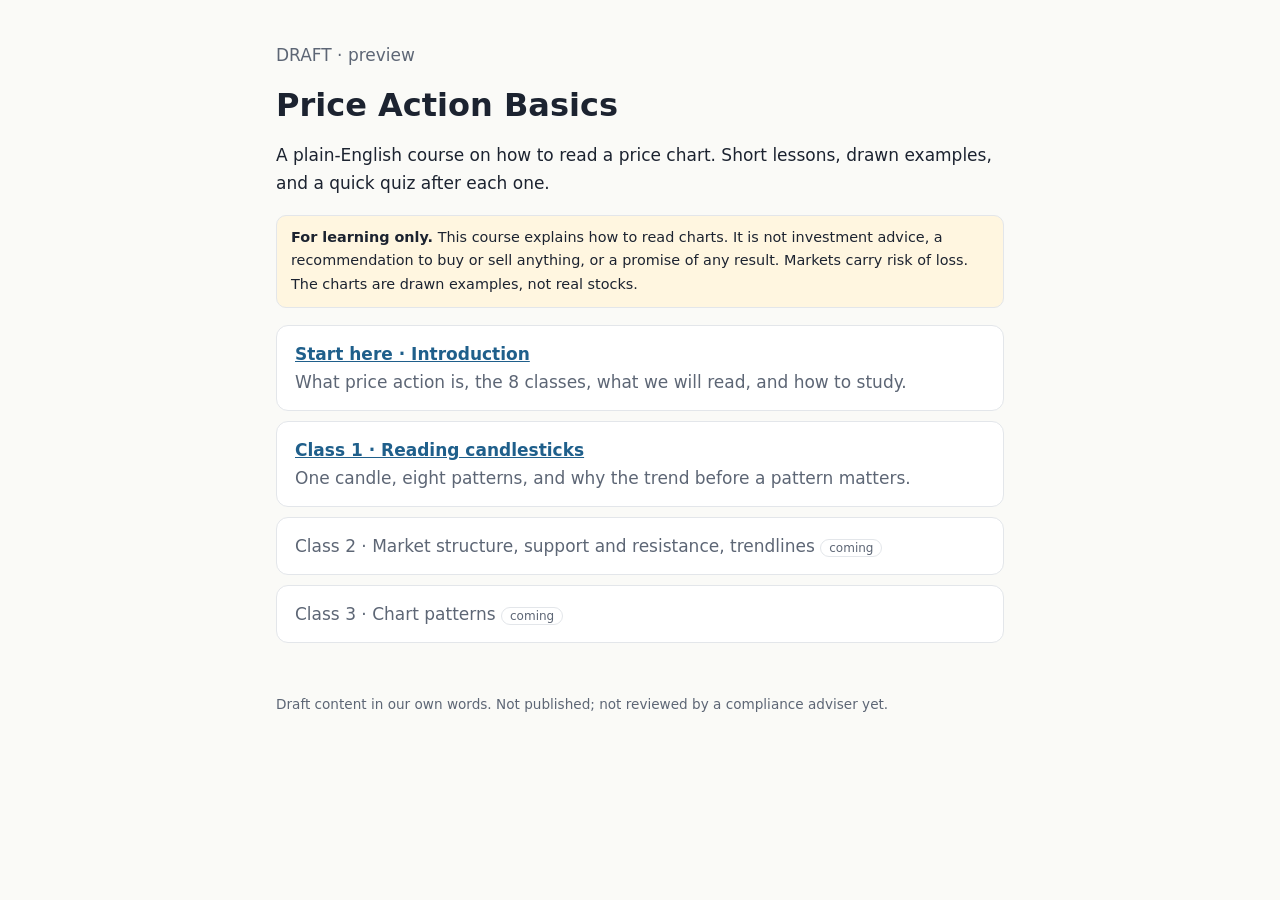
<file: index.html>
<!doctype html><html lang="en"><head><meta charset="utf-8"><meta name="robots" content="noindex,nofollow"><meta name="viewport" content="width=device-width,initial-scale=1"><link rel="stylesheet" href="style.css"><title>Price Action Basics: Course</title></head><body><main>
<p class="muted">DRAFT · preview</p>
<h1>Price Action Basics</h1>
<p>A plain-English course on how to read a price chart. Short lessons, drawn examples, and a quick quiz after each one.</p>
<p class="disclaimer"><strong>For learning only.</strong> This course explains how to read charts. It is not investment advice, a recommendation to buy or sell anything, or a promise of any result. Markets carry risk of loss. The charts are drawn examples, not real stocks.</p>
<ul class="lessons">
<li class="card"><a href="start-here.html"><strong>Start here · Introduction</strong></a><br><span class="muted">What price action is, the 8 classes, what we will read, and how to study.</span></li>
<li class="card"><a href="class-1.html"><strong>Class 1 · Reading candlesticks</strong></a><br><span class="muted">One candle, eight patterns, and why the trend before a pattern matters.</span></li>
<li class="card muted">Class 2 · Market structure, support and resistance, trendlines <span class="tag">coming</span></li>
<li class="card muted">Class 3 · Chart patterns <span class="tag">coming</span></li>
</ul>
<footer>Draft content in our own words. Not published; not reviewed by a compliance adviser yet.</footer>
</main></body></html>
</file>
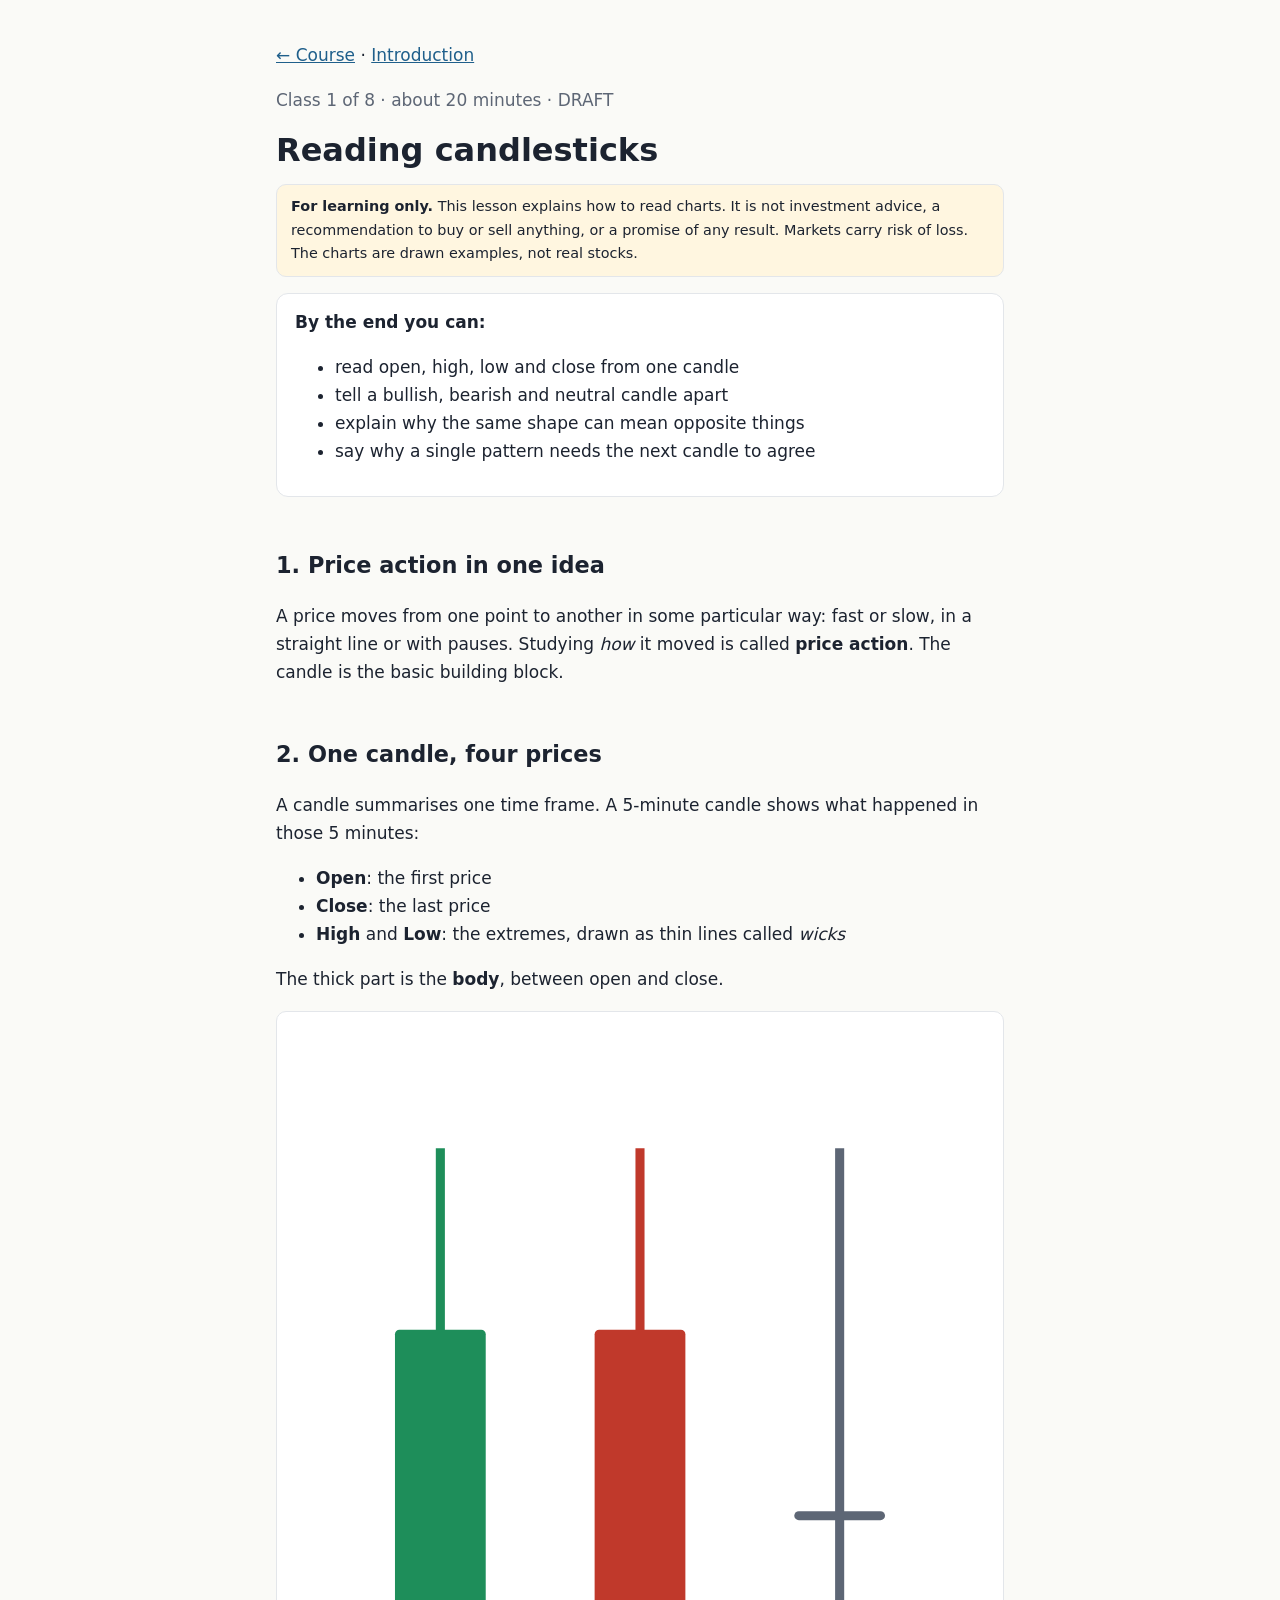
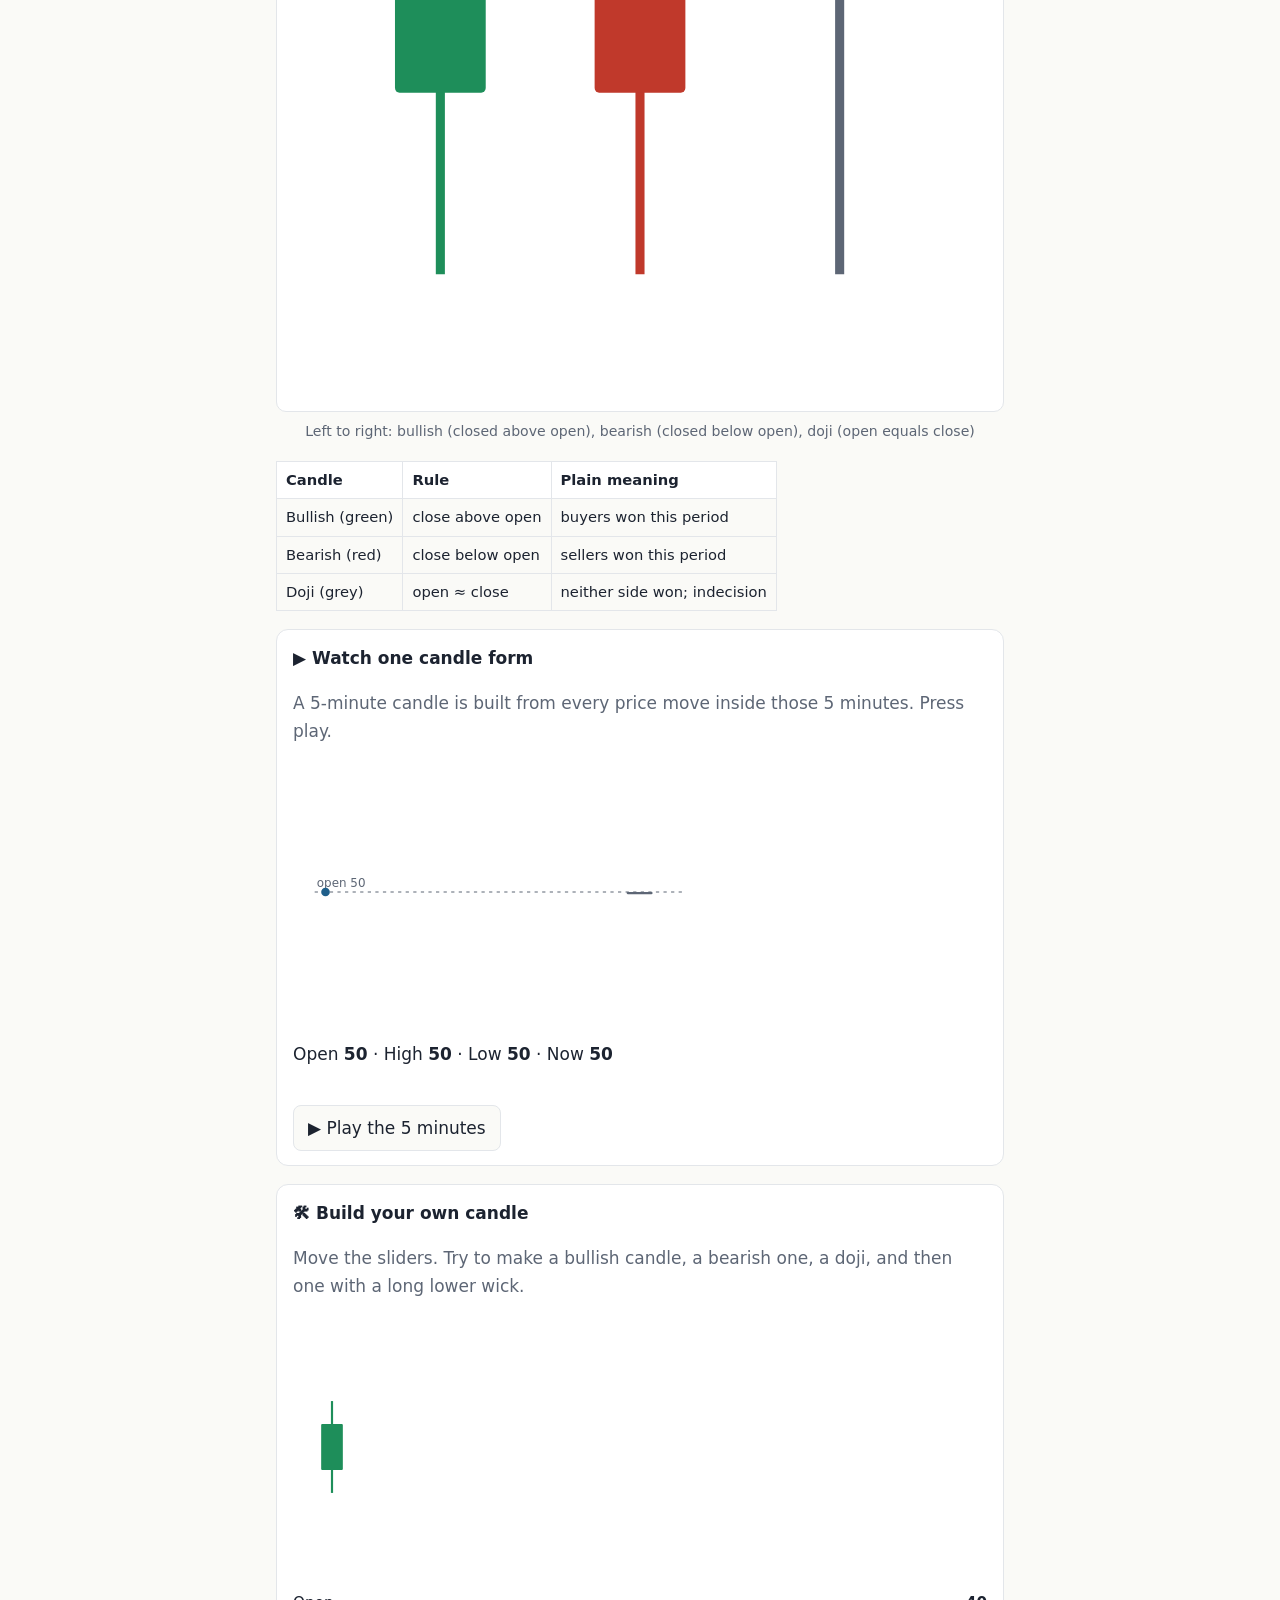
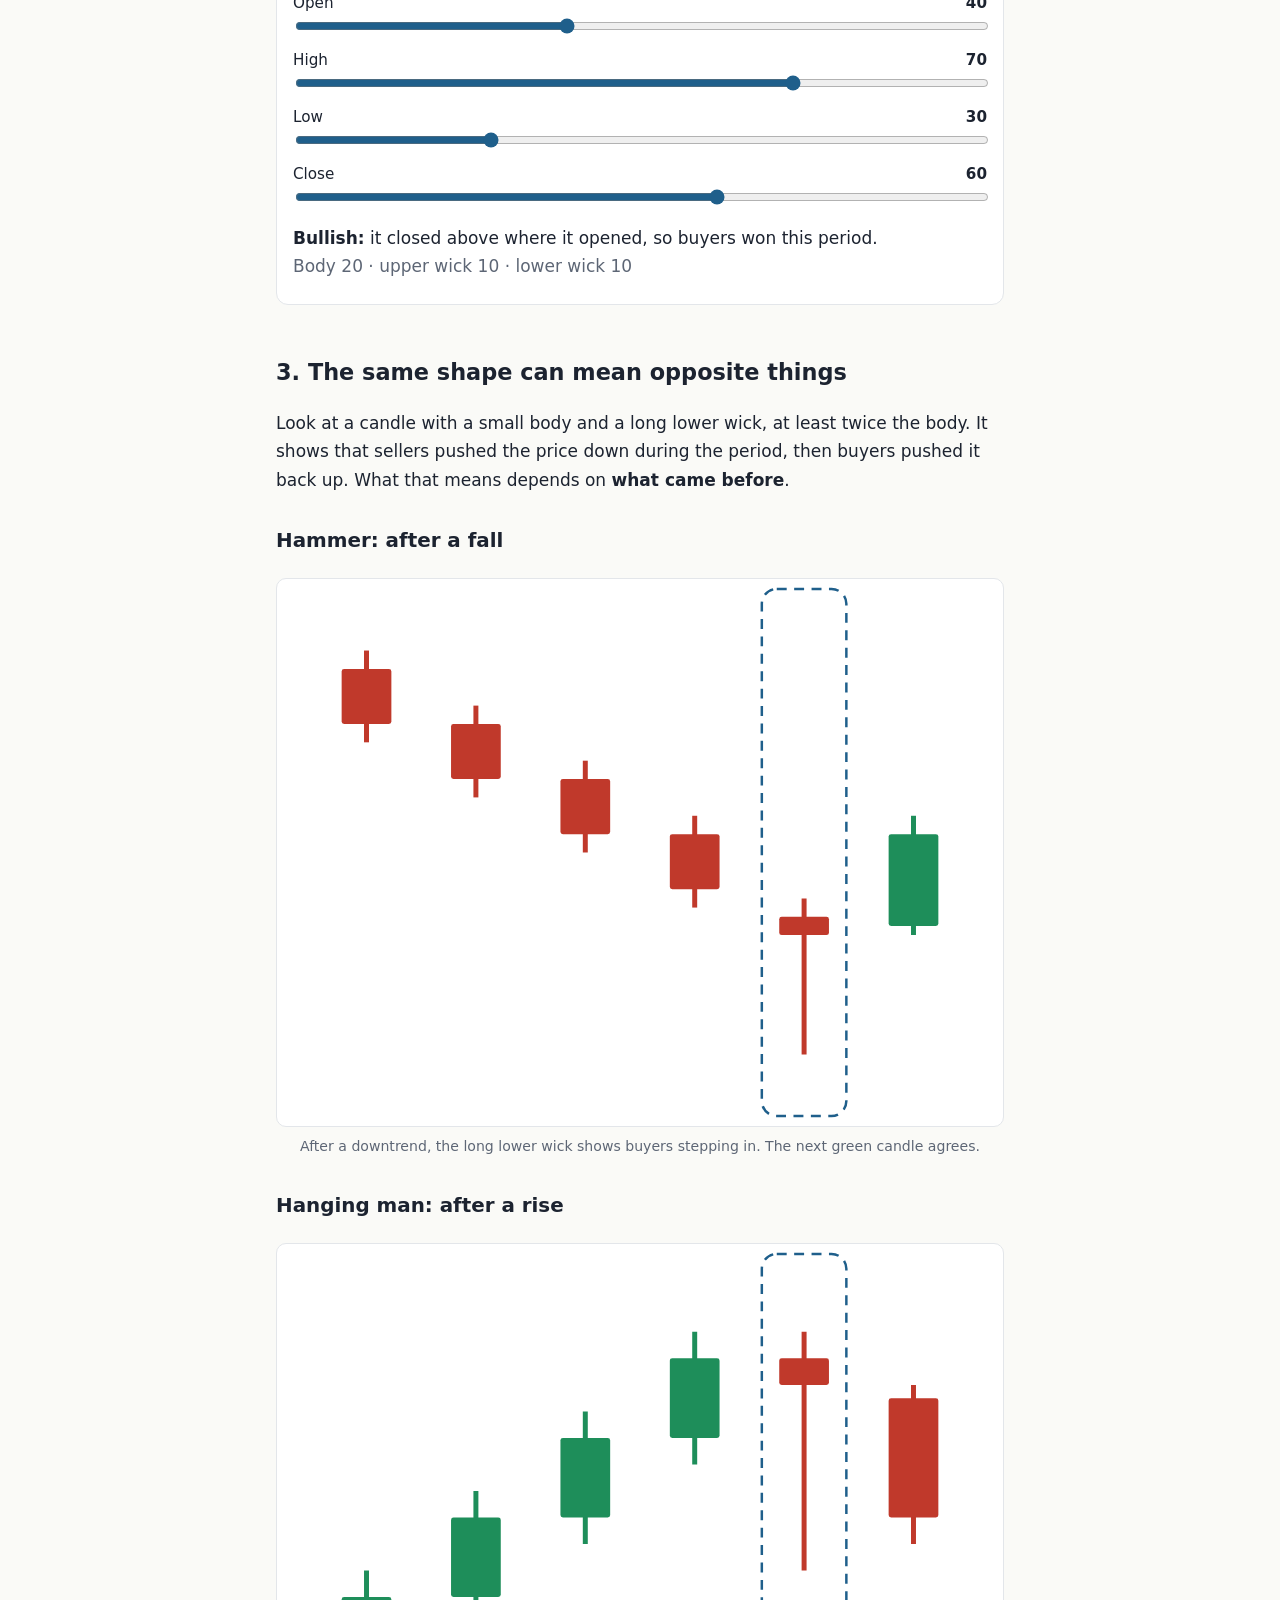
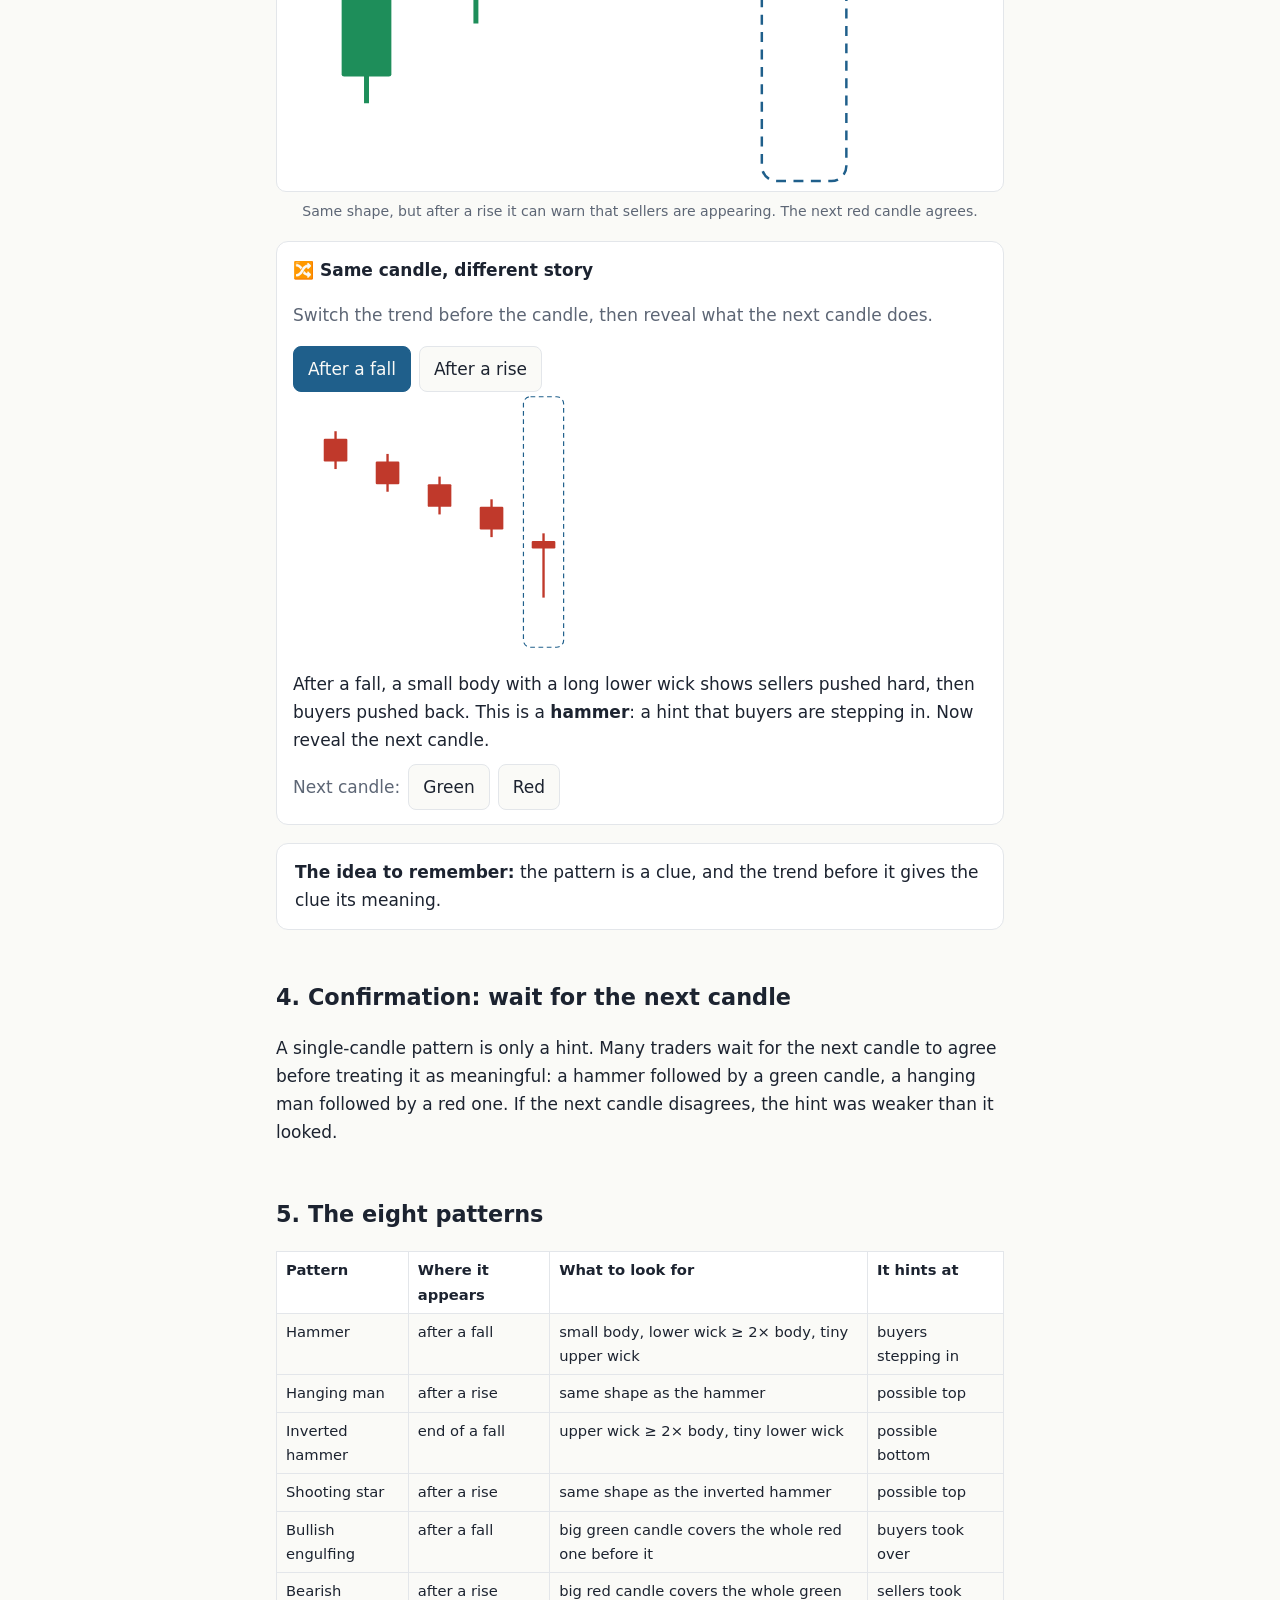
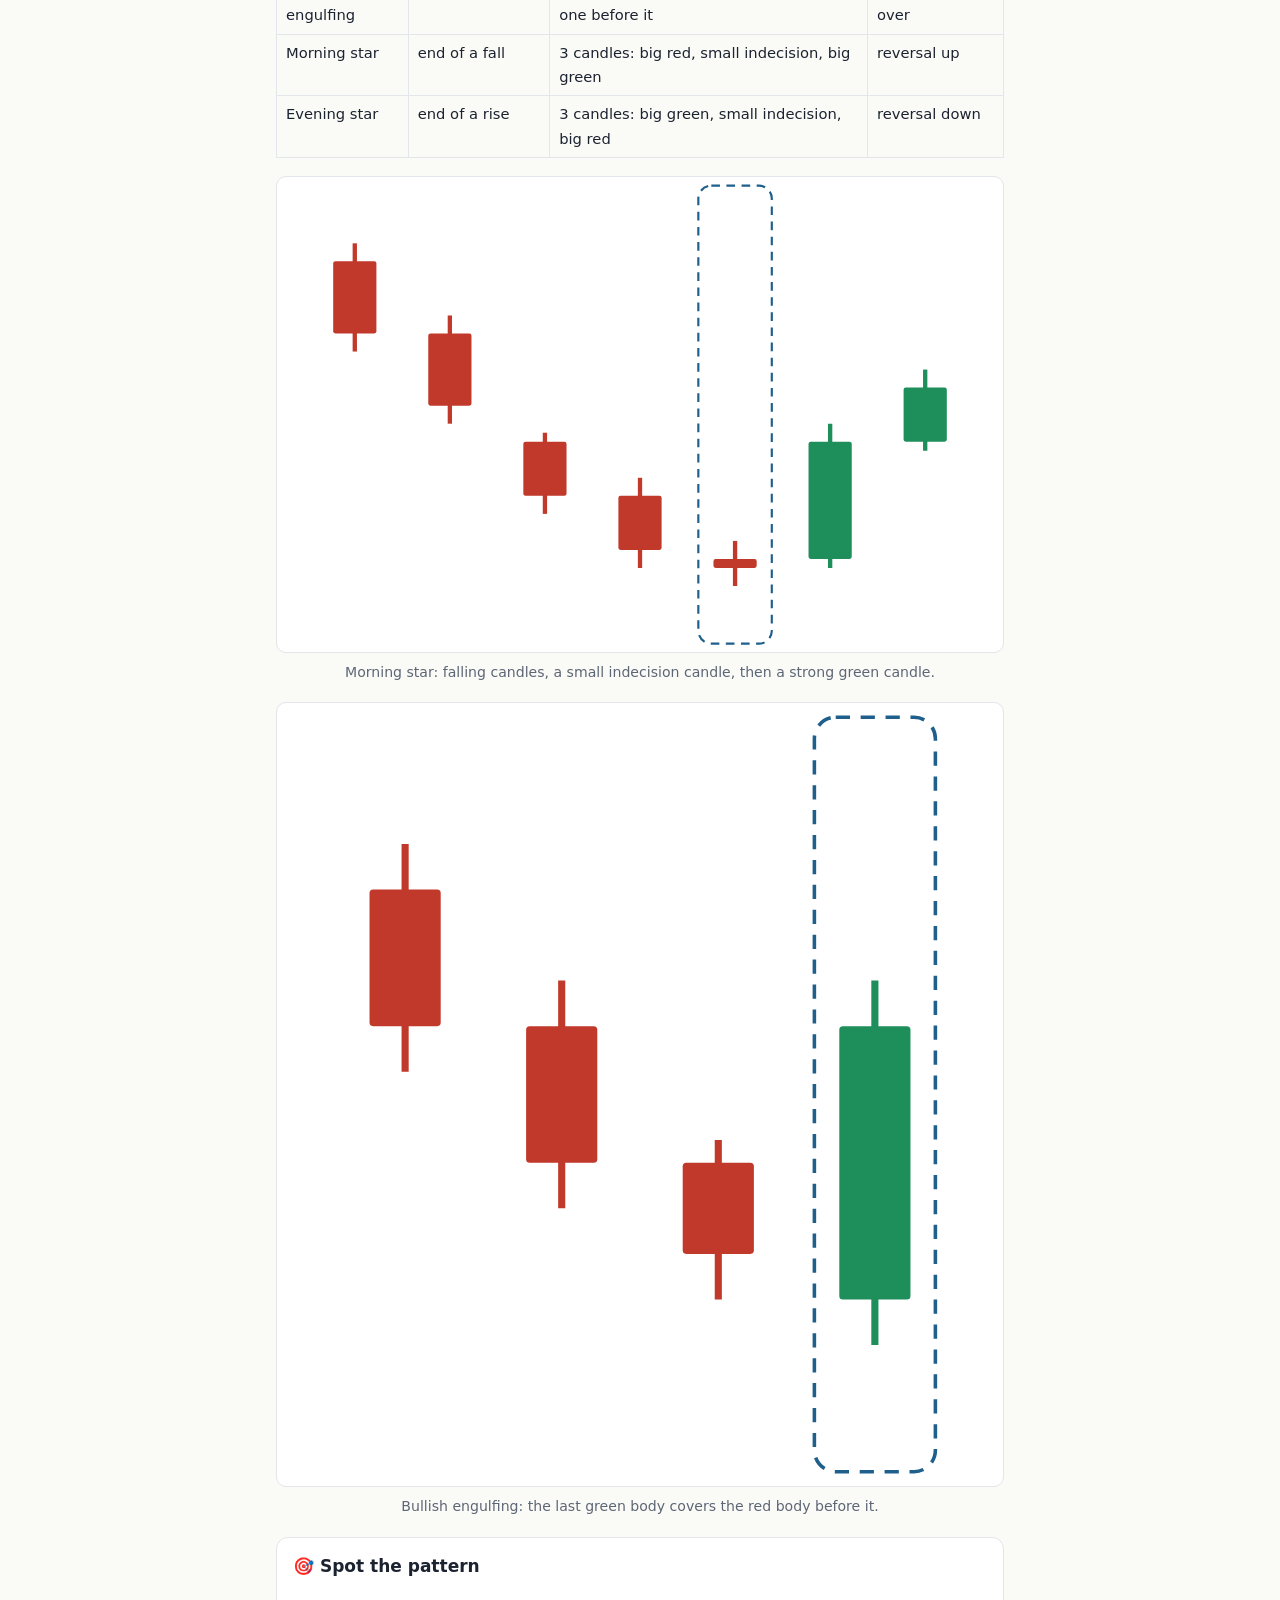
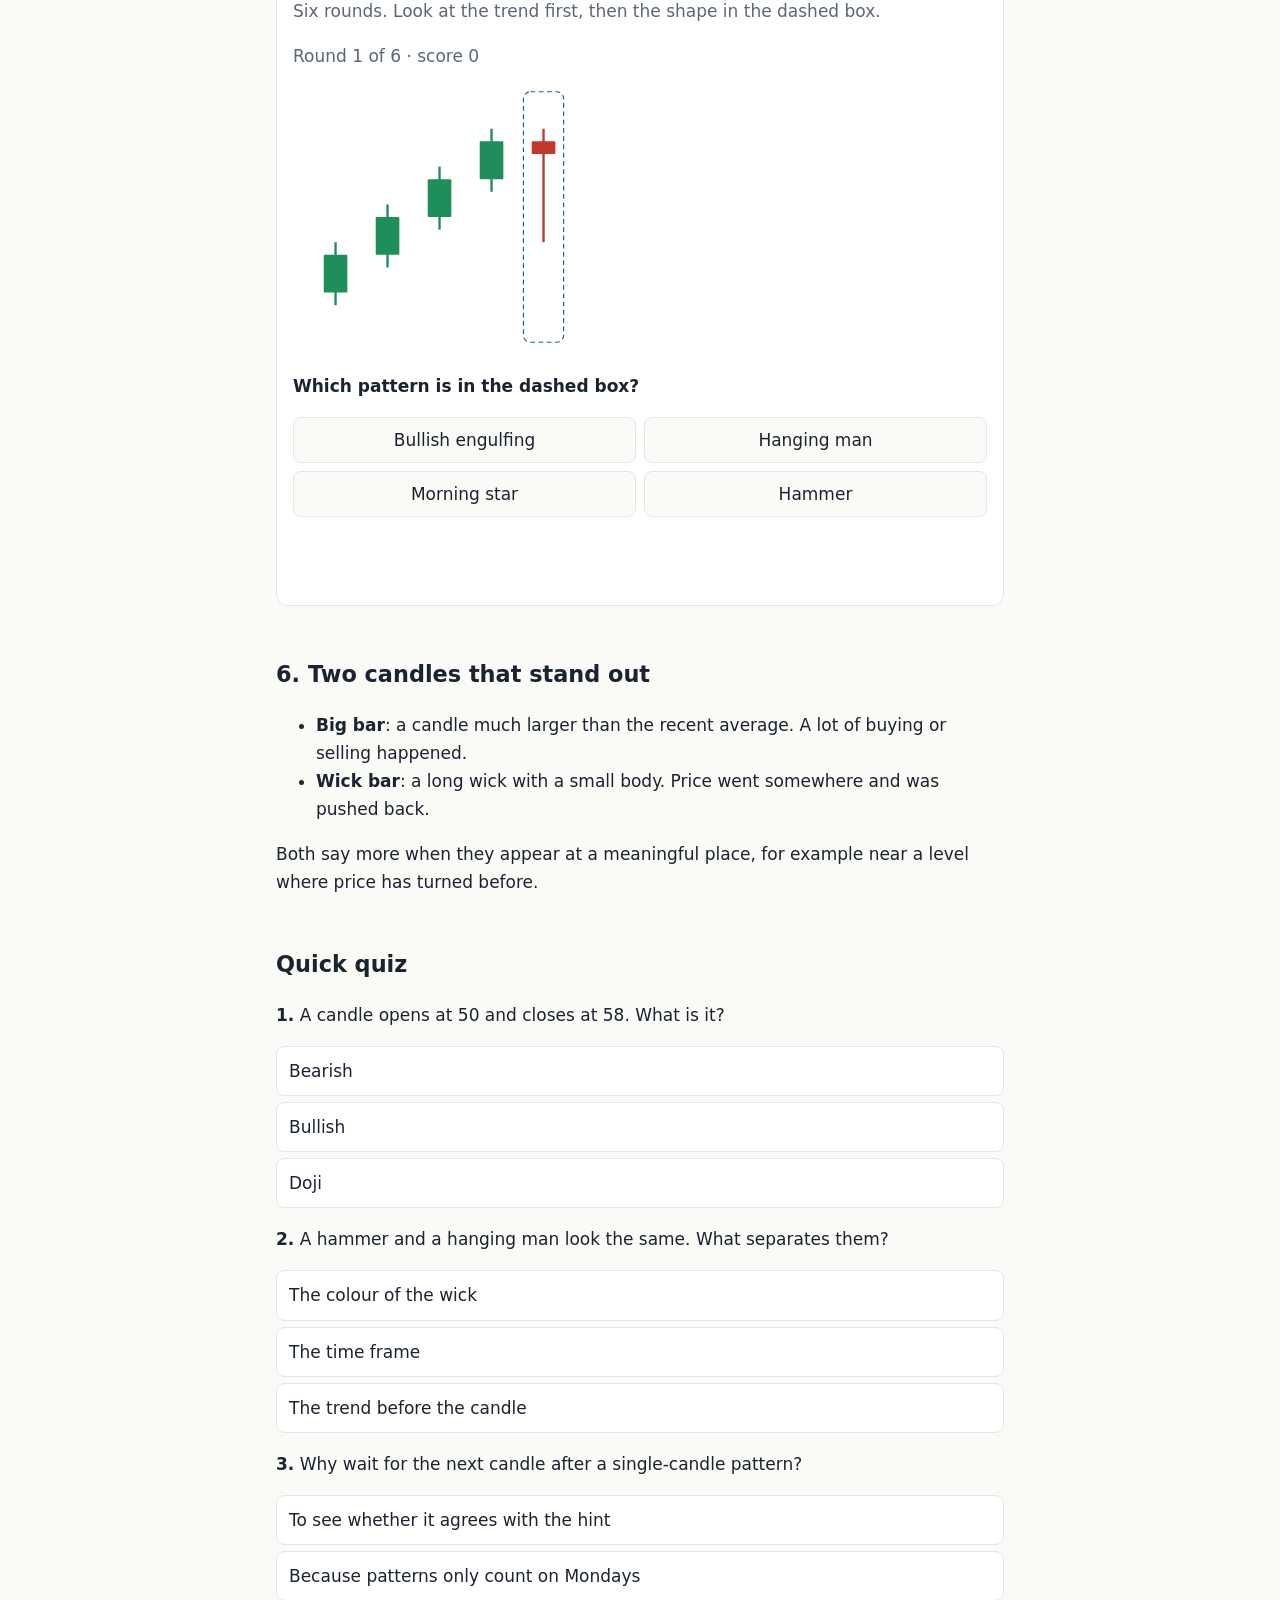
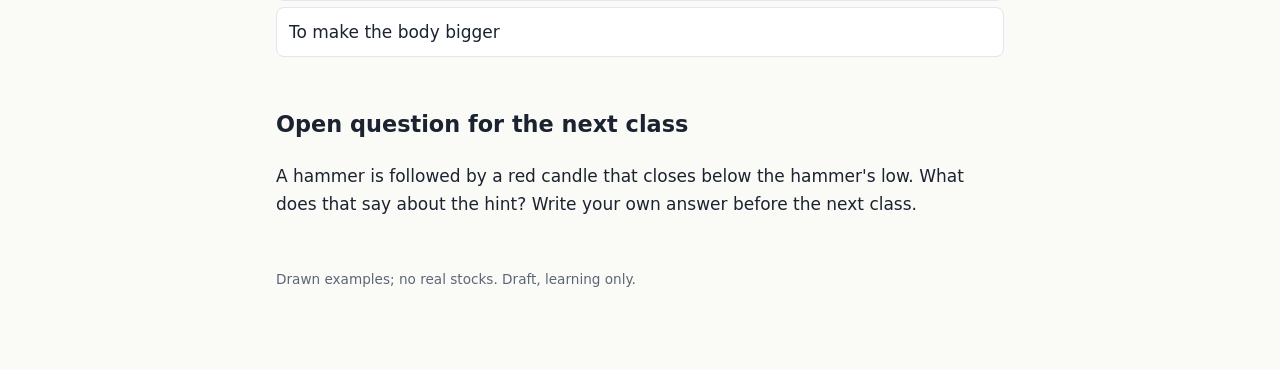
<file: class-1.html>
<!doctype html><html lang="en"><head><meta charset="utf-8"><meta name="robots" content="noindex,nofollow"><meta name="viewport" content="width=device-width,initial-scale=1"><link rel="stylesheet" href="style.css"><title>Class 1: Reading Candlesticks</title></head><body><main>
<p><a href="index.html">← Course</a> · <a href="start-here.html">Introduction</a></p>
<p class="muted">Class 1 of 8 · about 20 minutes · DRAFT</p>
<h1>Reading candlesticks</h1>
<p class="disclaimer"><strong>For learning only.</strong> This lesson explains how to read charts. It is not investment advice, a recommendation to buy or sell anything, or a promise of any result. Markets carry risk of loss. The charts are drawn examples, not real stocks.</p>
<div class="card"><strong>By the end you can:</strong>
<ul><li>read open, high, low and close from one candle</li><li>tell a bullish, bearish and neutral candle apart</li><li>explain why the same shape can mean opposite things</li><li>say why a single pattern needs the next candle to agree</li></ul></div>

<h2>1. Price action in one idea</h2>
<p>A price moves from one point to another in some particular way: fast or slow, in a straight line or with pauses. Studying <em>how</em> it moved is called <strong>price action</strong>. The candle is the basic building block.</p>

<h2>2. One candle, four prices</h2>
<p>A candle summarises one time frame. A 5-minute candle shows what happened in those 5 minutes:</p>
<ul><li><strong>Open</strong>: the first price</li><li><strong>Close</strong>: the last price</li><li><strong>High</strong> and <strong>Low</strong>: the extremes, drawn as thin lines called <em>wicks</em></li></ul>
<p>The thick part is the <strong>body</strong>, between open and close.</p>
<figure><div data-candles="40,70,30,60;60,70,30,40;50,70,30,50" data-label="A bullish, a bearish and a neutral candle"></div>
<figcaption>Left to right: bullish (closed above open), bearish (closed below open), doji (open equals close)</figcaption></figure>
<table><tr><th>Candle</th><th>Rule</th><th>Plain meaning</th></tr>
<tr><td>Bullish (green)</td><td>close above open</td><td>buyers won this period</td></tr>
<tr><td>Bearish (red)</td><td>close below open</td><td>sellers won this period</td></tr>
<tr><td>Doji (grey)</td><td>open ≈ close</td><td>neither side won; indecision</td></tr></table>
<div class="widget"><h4>▶ Watch one candle form</h4><p class="muted">A 5-minute candle is built from every price move inside those 5 minutes. Press play.</p><div data-widget="timelapse"></div></div>
<div class="widget"><h4>🛠 Build your own candle</h4><p class="muted">Move the sliders. Try to make a bullish candle, a bearish one, a doji, and then one with a long lower wick.</p><div data-widget="builder"></div></div>

<h2>3. The same shape can mean opposite things</h2>
<p>Look at a candle with a small body and a long lower wick, at least twice the body. It shows that sellers pushed the price down during the period, then buyers pushed it back up. What that means depends on <strong>what came before</strong>.</p>
<h3>Hammer: after a fall</h3>
<figure><div data-candles="80,82,72,74;74,76,66,68;68,70,60,62;62,64,54,56;53,55,38,51;52,64,51,62" data-mark="4" data-label="A hammer after a downtrend, then a green confirming candle"></div>
<figcaption>After a downtrend, the long lower wick shows buyers stepping in. The next green candle agrees.</figcaption></figure>
<h3>Hanging man: after a rise</h3>
<figure><div data-candles="40,48,38,46;46,54,44,52;52,60,50,58;58,66,56,64;64,66,48,62;61,62,50,52" data-mark="4" data-label="A hanging man after an uptrend, then a red confirming candle"></div>
<figcaption>Same shape, but after a rise it can warn that sellers are appearing. The next red candle agrees.</figcaption></figure>
<div class="widget"><h4>🔀 Same candle, different story</h4><p class="muted">Switch the trend before the candle, then reveal what the next candle does.</p><div data-widget="trend"></div></div>
<div class="card"><strong>The idea to remember:</strong> the pattern is a clue, and the trend before it gives the clue its meaning.</div>

<h2>4. Confirmation: wait for the next candle</h2>
<p>A single-candle pattern is only a hint. Many traders wait for the next candle to agree before treating it as meaningful: a hammer followed by a green candle, a hanging man followed by a red one. If the next candle disagrees, the hint was weaker than it looked.</p>

<h2>5. The eight patterns</h2>
<table><tr><th>Pattern</th><th>Where it appears</th><th>What to look for</th><th>It hints at</th></tr>
<tr><td>Hammer</td><td>after a fall</td><td>small body, lower wick ≥ 2× body, tiny upper wick</td><td>buyers stepping in</td></tr>
<tr><td>Hanging man</td><td>after a rise</td><td>same shape as the hammer</td><td>possible top</td></tr>
<tr><td>Inverted hammer</td><td>end of a fall</td><td>upper wick ≥ 2× body, tiny lower wick</td><td>possible bottom</td></tr>
<tr><td>Shooting star</td><td>after a rise</td><td>same shape as the inverted hammer</td><td>possible top</td></tr>
<tr><td>Bullish engulfing</td><td>after a fall</td><td>big green candle covers the whole red one before it</td><td>buyers took over</td></tr>
<tr><td>Bearish engulfing</td><td>after a rise</td><td>big red candle covers the whole green one before it</td><td>sellers took over</td></tr>
<tr><td>Morning star</td><td>end of a fall</td><td>3 candles: big red, small indecision, big green</td><td>reversal up</td></tr>
<tr><td>Evening star</td><td>end of a rise</td><td>3 candles: big green, small indecision, big red</td><td>reversal down</td></tr></table>
<figure><div data-candles="78,80,68,70;70,72,60,62;58,59,50,52;52,54,44,46;45,47,42,44;45,60,44,58;58,66,57,64" data-mark="4" data-label="A morning star"></div>
<figcaption>Morning star: falling candles, a small indecision candle, then a strong green candle.</figcaption></figure>
<figure><div data-candles="70,72,62,64;64,66,56,58;58,59,52,54;52,66,50,64" data-mark="3" data-label="Bullish engulfing"></div>
<figcaption>Bullish engulfing: the last green body covers the red body before it.</figcaption></figure>

<div class="widget"><h4>🎯 Spot the pattern</h4><p class="muted">Six rounds. Look at the trend first, then the shape in the dashed box.</p><div data-widget="spotter"></div></div>

<h2>6. Two candles that stand out</h2>
<ul><li><strong>Big bar</strong>: a candle much larger than the recent average. A lot of buying or selling happened.</li>
<li><strong>Wick bar</strong>: a long wick with a small body. Price went somewhere and was pushed back.</li></ul>
<p>Both say more when they appear at a meaningful place, for example near a level where price has turned before.</p>

<h2>Quick quiz</h2>
<div class="q" data-answer="1"><p><strong>1.</strong> A candle opens at 50 and closes at 58. What is it?</p><button>Bearish</button><button>Bullish</button><button>Doji</button><p class="why">Close above open means buyers won the period: bullish.</p></div>
<div class="q" data-answer="2"><p><strong>2.</strong> A hammer and a hanging man look the same. What separates them?</p><button>The colour of the wick</button><button>The time frame</button><button>The trend before the candle</button><p class="why">The shape is identical; the trend before it gives it its meaning.</p></div>
<div class="q" data-answer="0"><p><strong>3.</strong> Why wait for the next candle after a single-candle pattern?</p><button>To see whether it agrees with the hint</button><button>Because patterns only count on Mondays</button><button>To make the body bigger</button><p class="why">A single candle is only a hint; the next one tells you whether the market agreed.</p></div>

<h2>Open question for the next class</h2>
<p>A hammer is followed by a red candle that closes below the hammer's low. What does that say about the hint? Write your own answer before the next class.</p>
<footer>Drawn examples; no real stocks. Draft, learning only.</footer>
</main><script src="candles.js"></script></body></html>
</file>
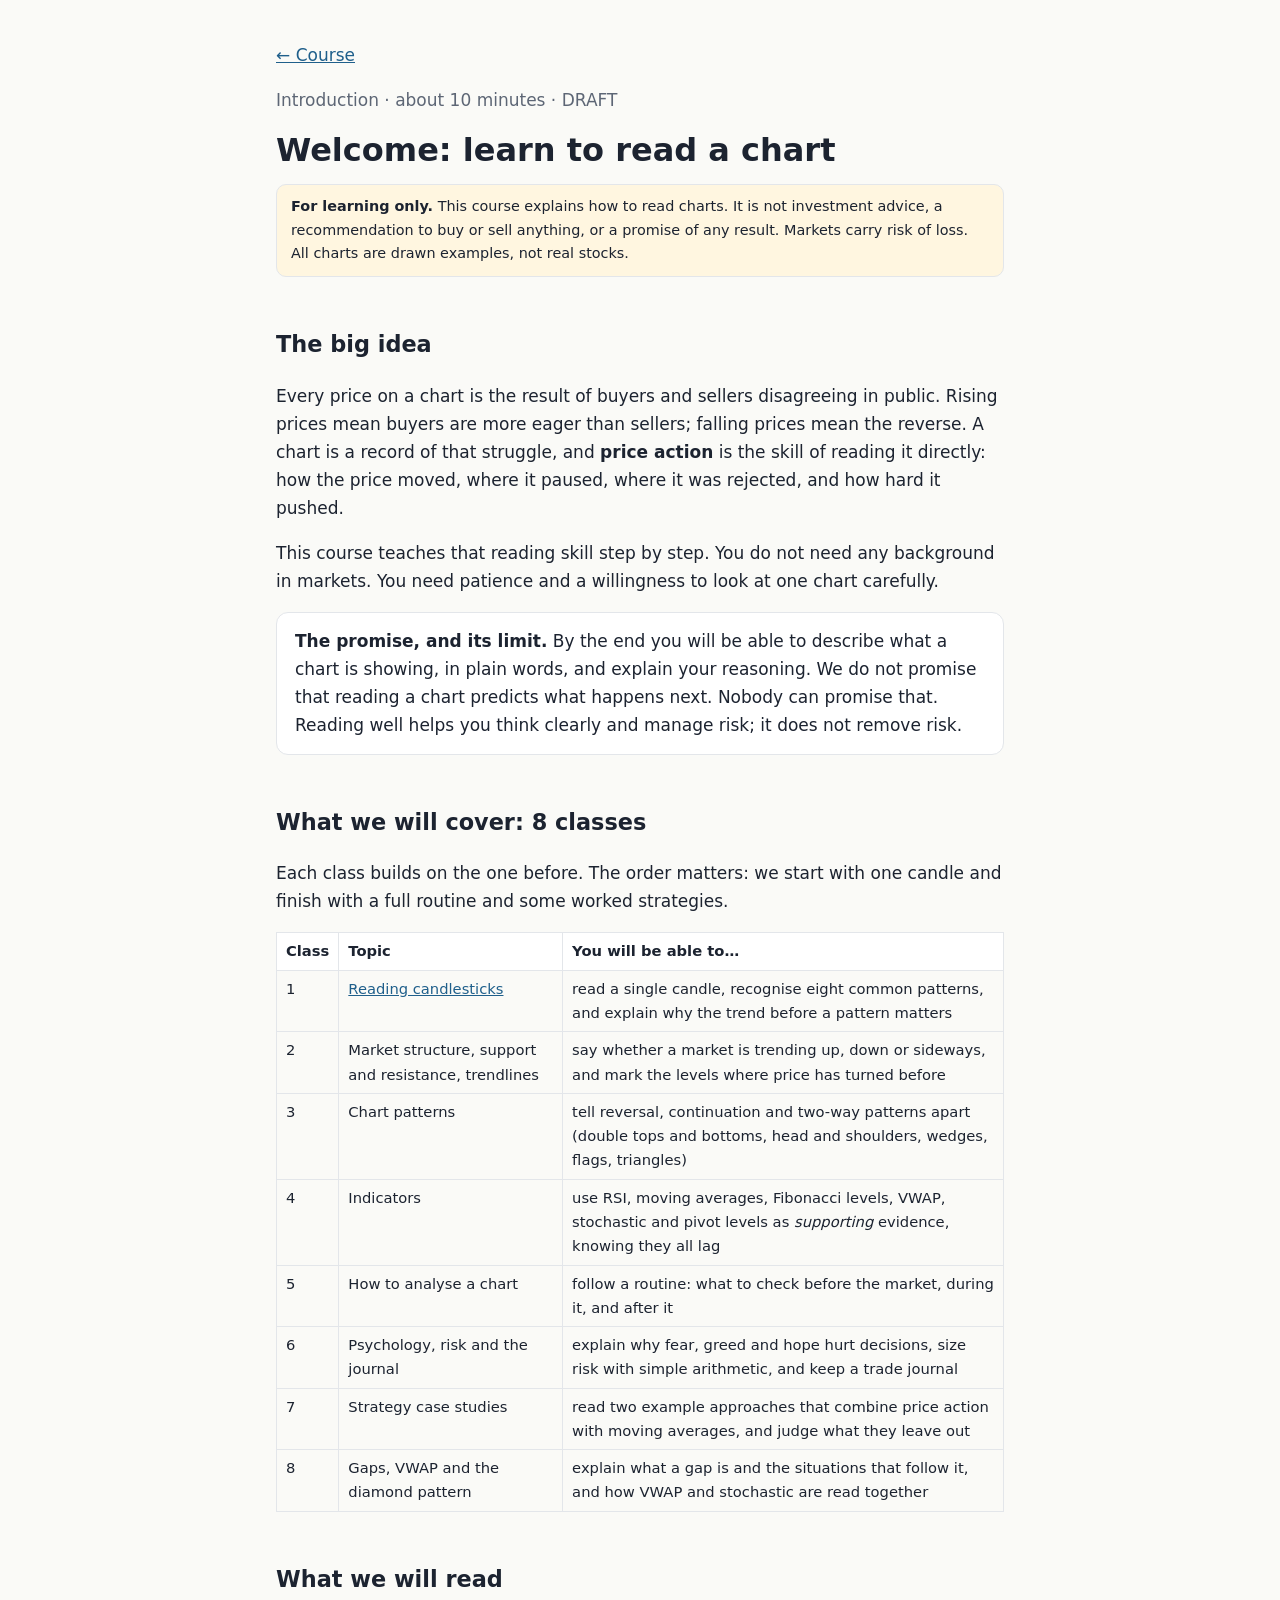
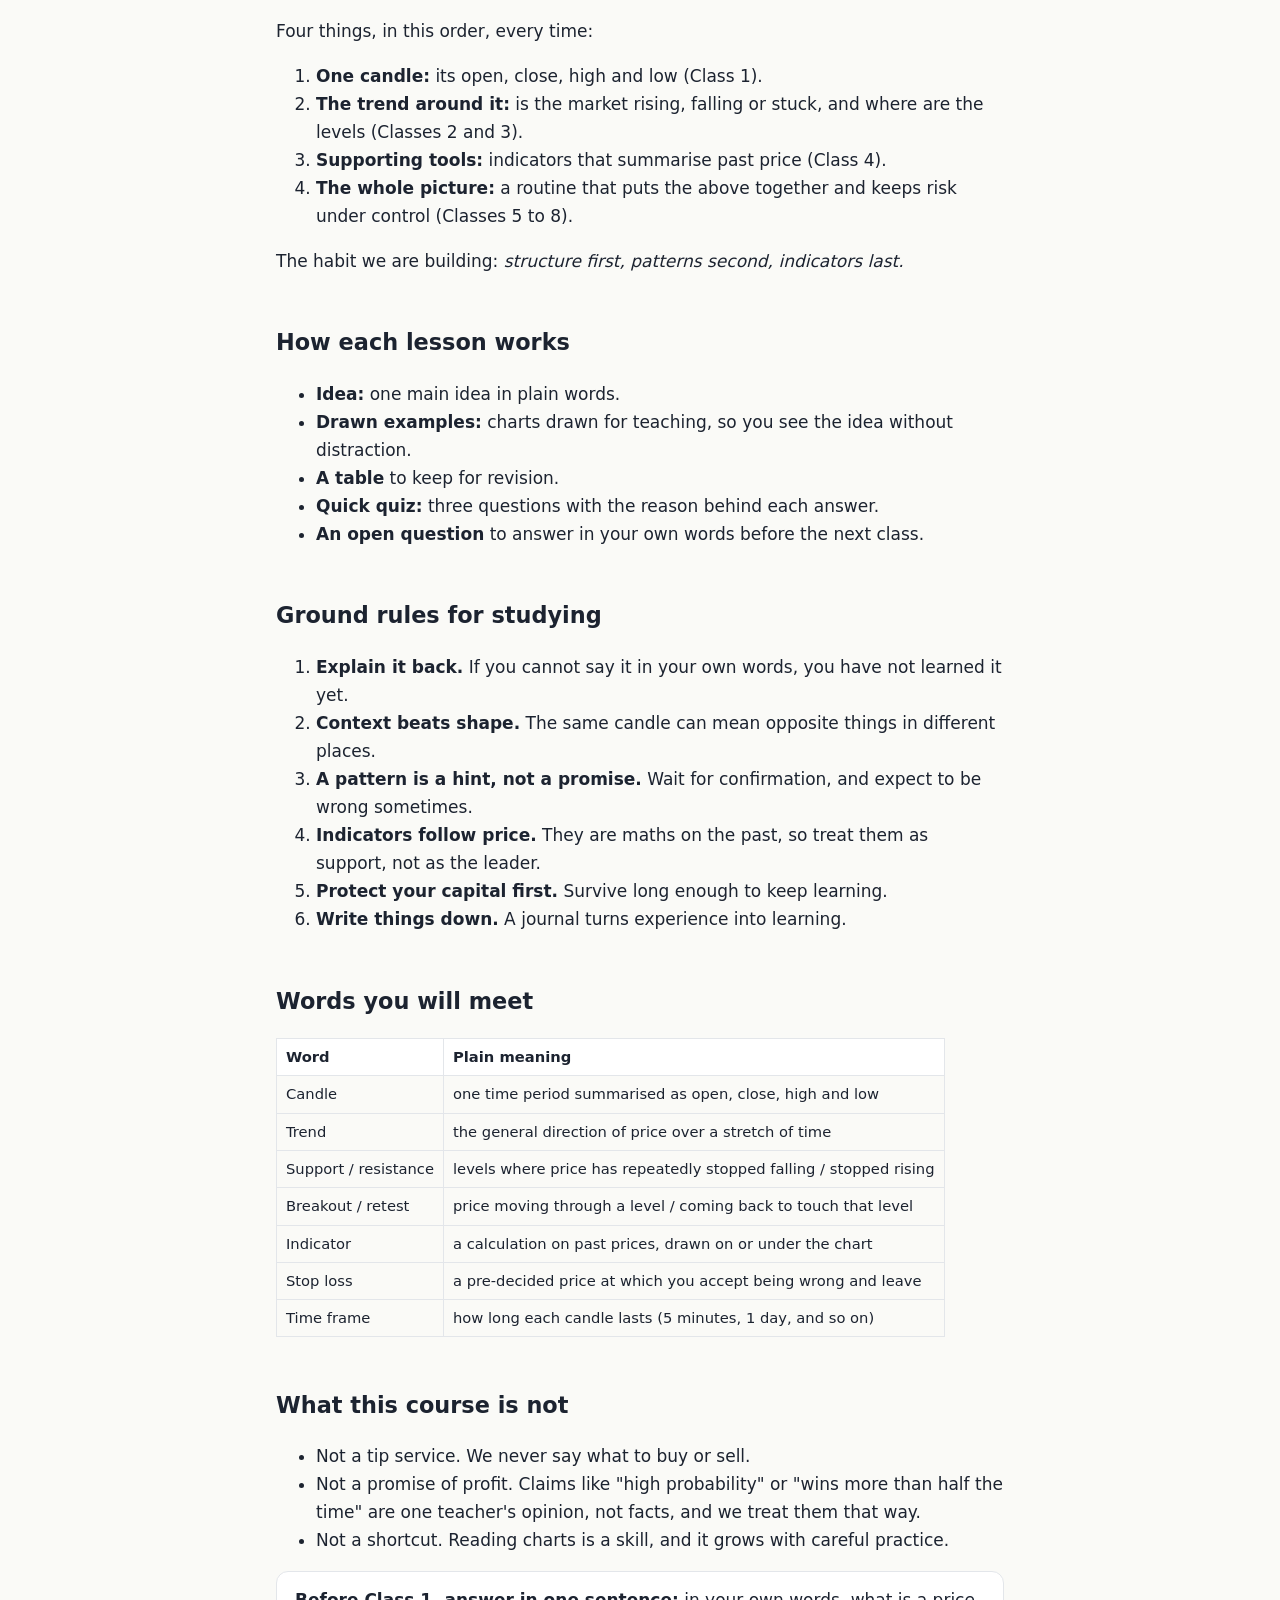
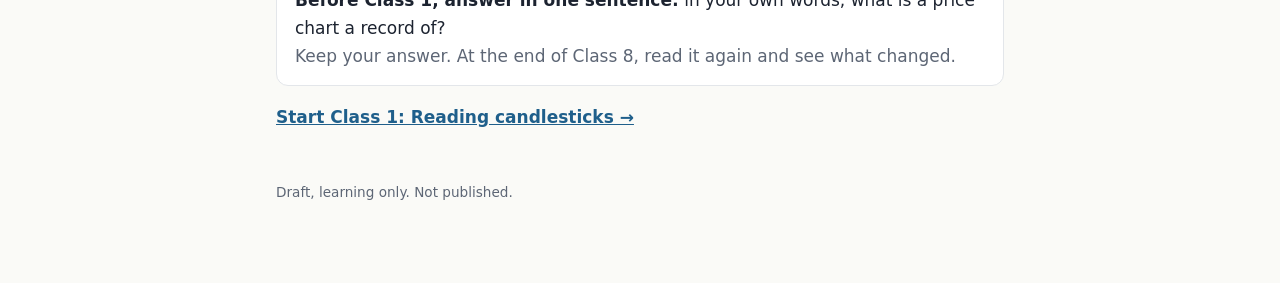
<file: start-here.html>
<!doctype html><html lang="en"><head><meta charset="utf-8"><meta name="robots" content="noindex,nofollow"><meta name="viewport" content="width=device-width,initial-scale=1"><link rel="stylesheet" href="style.css"><title>Start Here: Price Action Basics</title></head><body><main>
<p><a href="index.html">← Course</a></p>
<p class="muted">Introduction · about 10 minutes · DRAFT</p>
<h1>Welcome: learn to read a chart</h1>
<p class="disclaimer"><strong>For learning only.</strong> This course explains how to read charts. It is not investment advice, a recommendation to buy or sell anything, or a promise of any result. Markets carry risk of loss. All charts are drawn examples, not real stocks.</p>

<h2>The big idea</h2>
<p>Every price on a chart is the result of buyers and sellers disagreeing in public. Rising prices mean buyers are more eager than sellers; falling prices mean the reverse. A chart is a record of that struggle, and <strong>price action</strong> is the skill of reading it directly: how the price moved, where it paused, where it was rejected, and how hard it pushed.</p>
<p>This course teaches that reading skill step by step. You do not need any background in markets. You need patience and a willingness to look at one chart carefully.</p>

<div class="card"><strong>The promise, and its limit.</strong> By the end you will be able to describe what a chart is showing, in plain words, and explain your reasoning. We do not promise that reading a chart predicts what happens next. Nobody can promise that. Reading well helps you think clearly and manage risk; it does not remove risk.</div>

<h2>What we will cover: 8 classes</h2>
<p>Each class builds on the one before. The order matters: we start with one candle and finish with a full routine and some worked strategies.</p>
<table>
<tr><th>Class</th><th>Topic</th><th>You will be able to…</th></tr>
<tr><td>1</td><td><a href="class-1.html">Reading candlesticks</a></td><td>read a single candle, recognise eight common patterns, and explain why the trend before a pattern matters</td></tr>
<tr><td>2</td><td>Market structure, support and resistance, trendlines</td><td>say whether a market is trending up, down or sideways, and mark the levels where price has turned before</td></tr>
<tr><td>3</td><td>Chart patterns</td><td>tell reversal, continuation and two-way patterns apart (double tops and bottoms, head and shoulders, wedges, flags, triangles)</td></tr>
<tr><td>4</td><td>Indicators</td><td>use RSI, moving averages, Fibonacci levels, VWAP, stochastic and pivot levels as <em>supporting</em> evidence, knowing they all lag</td></tr>
<tr><td>5</td><td>How to analyse a chart</td><td>follow a routine: what to check before the market, during it, and after it</td></tr>
<tr><td>6</td><td>Psychology, risk and the journal</td><td>explain why fear, greed and hope hurt decisions, size risk with simple arithmetic, and keep a trade journal</td></tr>
<tr><td>7</td><td>Strategy case studies</td><td>read two example approaches that combine price action with moving averages, and judge what they leave out</td></tr>
<tr><td>8</td><td>Gaps, VWAP and the diamond pattern</td><td>explain what a gap is and the situations that follow it, and how VWAP and stochastic are read together</td></tr>
</table>

<h2>What we will read</h2>
<p>Four things, in this order, every time:</p>
<ol>
<li><strong>One candle:</strong> its open, close, high and low (Class 1).</li>
<li><strong>The trend around it:</strong> is the market rising, falling or stuck, and where are the levels (Classes 2 and 3).</li>
<li><strong>Supporting tools:</strong> indicators that summarise past price (Class 4).</li>
<li><strong>The whole picture:</strong> a routine that puts the above together and keeps risk under control (Classes 5 to 8).</li>
</ol>
<p>The habit we are building: <em>structure first, patterns second, indicators last.</em></p>

<h2>How each lesson works</h2>
<ul>
<li><strong>Idea:</strong> one main idea in plain words.</li>
<li><strong>Drawn examples:</strong> charts drawn for teaching, so you see the idea without distraction.</li>
<li><strong>A table</strong> to keep for revision.</li>
<li><strong>Quick quiz:</strong> three questions with the reason behind each answer.</li>
<li><strong>An open question</strong> to answer in your own words before the next class.</li>
</ul>

<h2>Ground rules for studying</h2>
<ol>
<li><strong>Explain it back.</strong> If you cannot say it in your own words, you have not learned it yet.</li>
<li><strong>Context beats shape.</strong> The same candle can mean opposite things in different places.</li>
<li><strong>A pattern is a hint, not a promise.</strong> Wait for confirmation, and expect to be wrong sometimes.</li>
<li><strong>Indicators follow price.</strong> They are maths on the past, so treat them as support, not as the leader.</li>
<li><strong>Protect your capital first.</strong> Survive long enough to keep learning.</li>
<li><strong>Write things down.</strong> A journal turns experience into learning.</li>
</ol>

<h2>Words you will meet</h2>
<table>
<tr><th>Word</th><th>Plain meaning</th></tr>
<tr><td>Candle</td><td>one time period summarised as open, close, high and low</td></tr>
<tr><td>Trend</td><td>the general direction of price over a stretch of time</td></tr>
<tr><td>Support / resistance</td><td>levels where price has repeatedly stopped falling / stopped rising</td></tr>
<tr><td>Breakout / retest</td><td>price moving through a level / coming back to touch that level</td></tr>
<tr><td>Indicator</td><td>a calculation on past prices, drawn on or under the chart</td></tr>
<tr><td>Stop loss</td><td>a pre-decided price at which you accept being wrong and leave</td></tr>
<tr><td>Time frame</td><td>how long each candle lasts (5 minutes, 1 day, and so on)</td></tr>
</table>

<h2>What this course is not</h2>
<ul>
<li>Not a tip service. We never say what to buy or sell.</li>
<li>Not a promise of profit. Claims like "high probability" or "wins more than half the time" are one teacher's opinion, not facts, and we treat them that way.</li>
<li>Not a shortcut. Reading charts is a skill, and it grows with careful practice.</li>
</ul>

<div class="card"><strong>Before Class 1, answer in one sentence:</strong> in your own words, what is a price chart a record of?<br><span class="muted">Keep your answer. At the end of Class 8, read it again and see what changed.</span></div>

<p><a href="class-1.html"><strong>Start Class 1: Reading candlesticks →</strong></a></p>
<footer>Draft, learning only. Not published.</footer>
</main></body></html>
</file>
<file: style.css>
:root{--bg:#fafaf7;--fg:#1c2330;--muted:#5d6675;--card:#fff;--line:#e3e6ea;--accent:#1f5f8b;--up:#1e8e5a;--down:#c0392b;--warn:#fff6e0}
@media (prefers-color-scheme:dark){:root{--bg:#12161d;--fg:#e8ebf0;--muted:#98a1b0;--card:#1a2029;--line:#2c3440;--accent:#6bb3e0;--up:#3ecf8e;--down:#ff6b5c;--warn:#2b2614}}
*{box-sizing:border-box}
body{margin:0;background:var(--bg);color:var(--fg);font:17px/1.65 system-ui,-apple-system,Segoe UI,sans-serif}
main{max-width:760px;margin:0 auto;padding:24px 16px 80px}
h1{font-size:2rem;line-height:1.2;margin:.2em 0}h2{margin-top:2.2em;font-size:1.4rem}h3{margin-top:1.6em}
a{color:var(--accent)}
.muted{color:var(--muted)}
.disclaimer{background:var(--warn);border:1px solid var(--line);border-radius:10px;padding:10px 14px;font-size:.9rem}
.card{background:var(--card);border:1px solid var(--line);border-radius:12px;padding:14px 18px;margin:16px 0}
.lessons{list-style:none;padding:0}.lessons li{margin:10px 0}
.tag{font-size:.75rem;border:1px solid var(--line);border-radius:99px;padding:1px 8px;color:var(--muted)}
table{border-collapse:collapse;width:100%;font-size:.92rem;display:block;overflow-x:auto}
th,td{border:1px solid var(--line);padding:6px 9px;text-align:left;vertical-align:top}th{background:var(--card)}
figure{margin:18px 0}figcaption{font-size:.88rem;color:var(--muted);text-align:center}
figure svg{width:100%;height:auto;background:var(--card);border:1px solid var(--line);border-radius:10px}
.q{margin:16px 0}.q button{display:block;width:100%;text-align:left;margin:6px 0;padding:10px 12px;border:1px solid var(--line);background:var(--card);color:var(--fg);border-radius:8px;font:inherit;cursor:pointer}
.q button.right{border-color:var(--up);background:color-mix(in srgb,var(--up) 15%,transparent)}
.q button.wrong{border-color:var(--down);background:color-mix(in srgb,var(--down) 15%,transparent)}
.q .why{font-size:.9rem;color:var(--muted);display:none}.q.done .why{display:block}
footer{margin-top:50px;font-size:.85rem;color:var(--muted)}
.widget{background:var(--card);border:1px solid var(--line);border-radius:12px;padding:14px 16px;margin:18px 0}
.widget h4{margin:0 0 8px}.widget .fig svg{border:0;background:transparent;max-height:260px}
.ctl label{display:block;margin:6px 0;font-size:.95rem}.ctl output{float:right;font-weight:600}
.ctl input[type=range]{width:100%;accent-color:var(--accent)}
.ctl.row{display:flex;gap:8px;align-items:center;flex-wrap:wrap}
.btn{font:inherit;border:1px solid var(--line);background:var(--bg);color:var(--fg);border-radius:8px;padding:8px 14px;cursor:pointer}
.btn:hover{border-color:var(--accent)}.btn.on{background:var(--accent);color:var(--bg);border-color:var(--accent)}
.btn.right{border-color:var(--up);background:color-mix(in srgb,var(--up) 18%,transparent)}.btn.wrong{border-color:var(--down);background:color-mix(in srgb,var(--down) 18%,transparent)}
.btn:disabled{cursor:default;opacity:1}
.opts{display:grid;grid-template-columns:1fr 1fr;gap:8px}@media(max-width:480px){.opts{grid-template-columns:1fr}}
.readout{min-height:3.2em;margin:10px 0}
.pop{animation:pop .45s ease-out;transform-origin:bottom}
@keyframes pop{from{opacity:0;transform:translateY(-14px)}to{opacity:1;transform:none}}
@media(prefers-reduced-motion:reduce){.pop{animation:none}}
</file>
